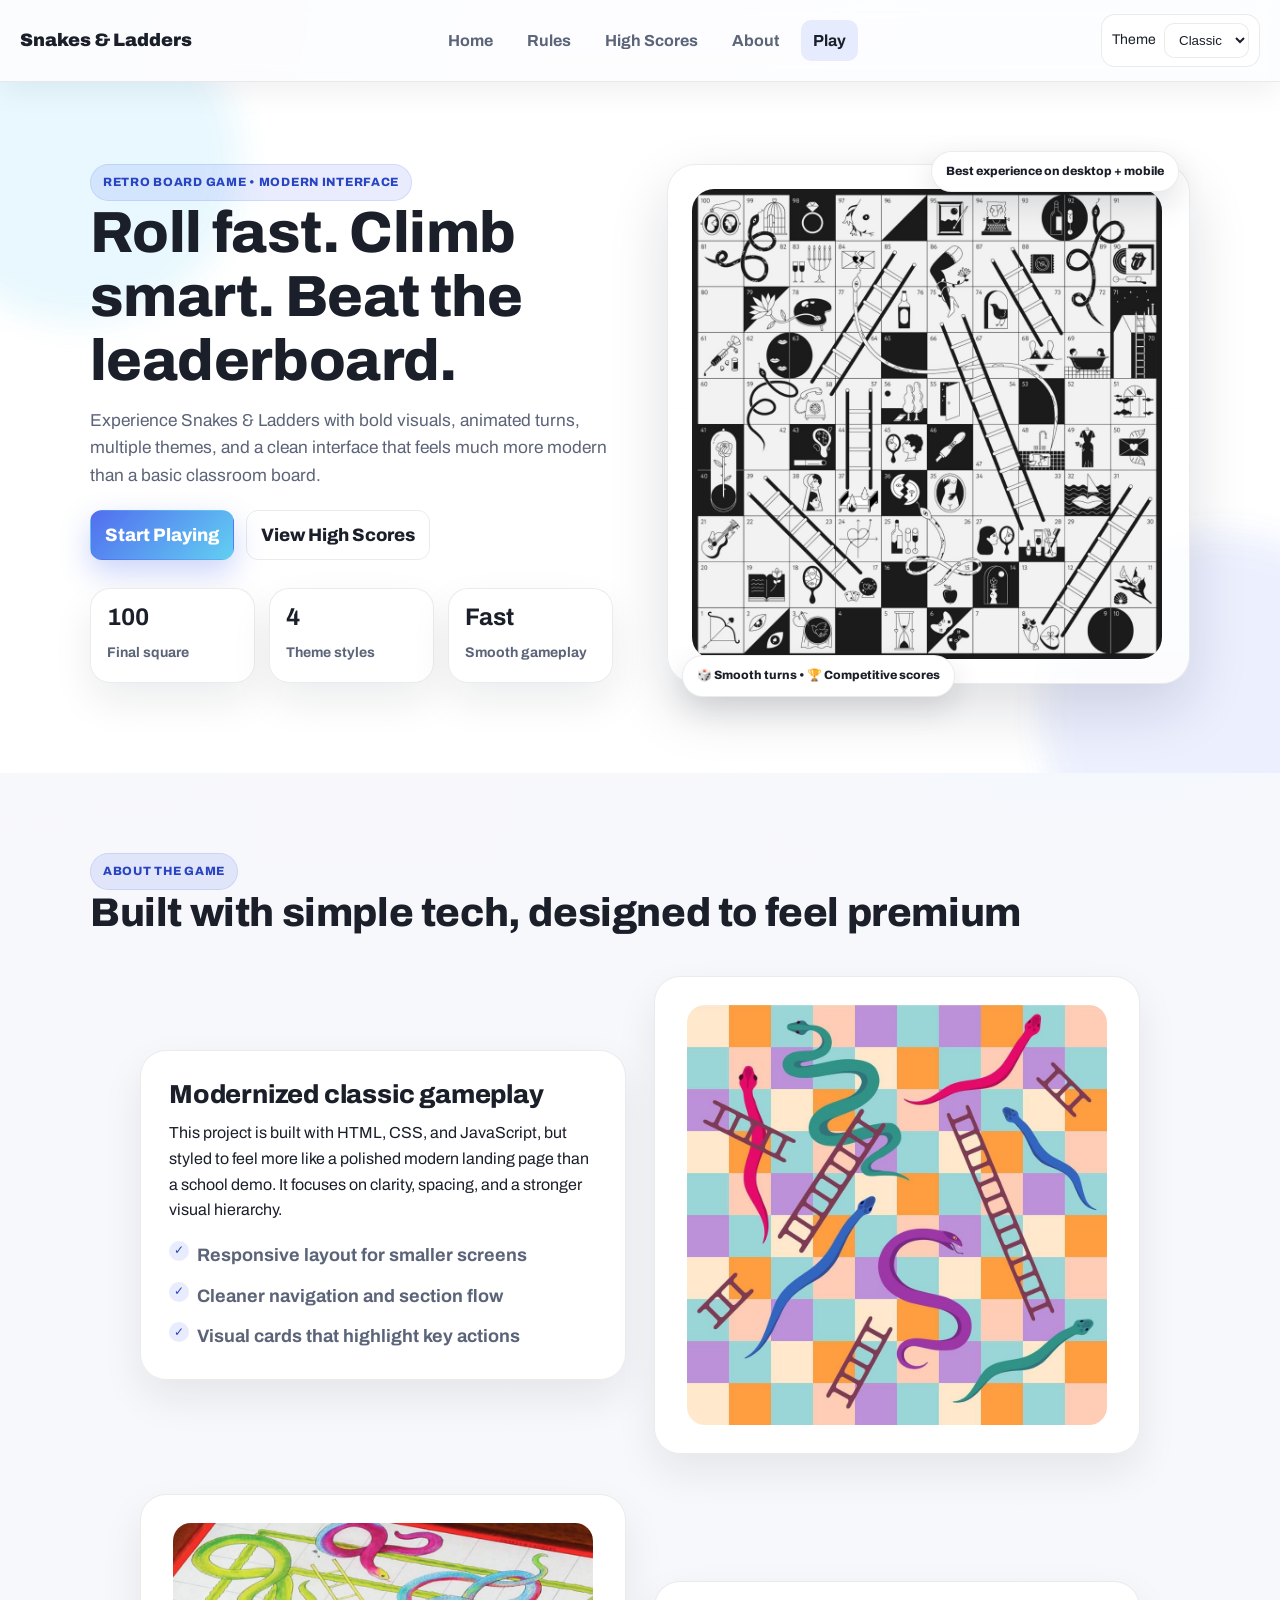
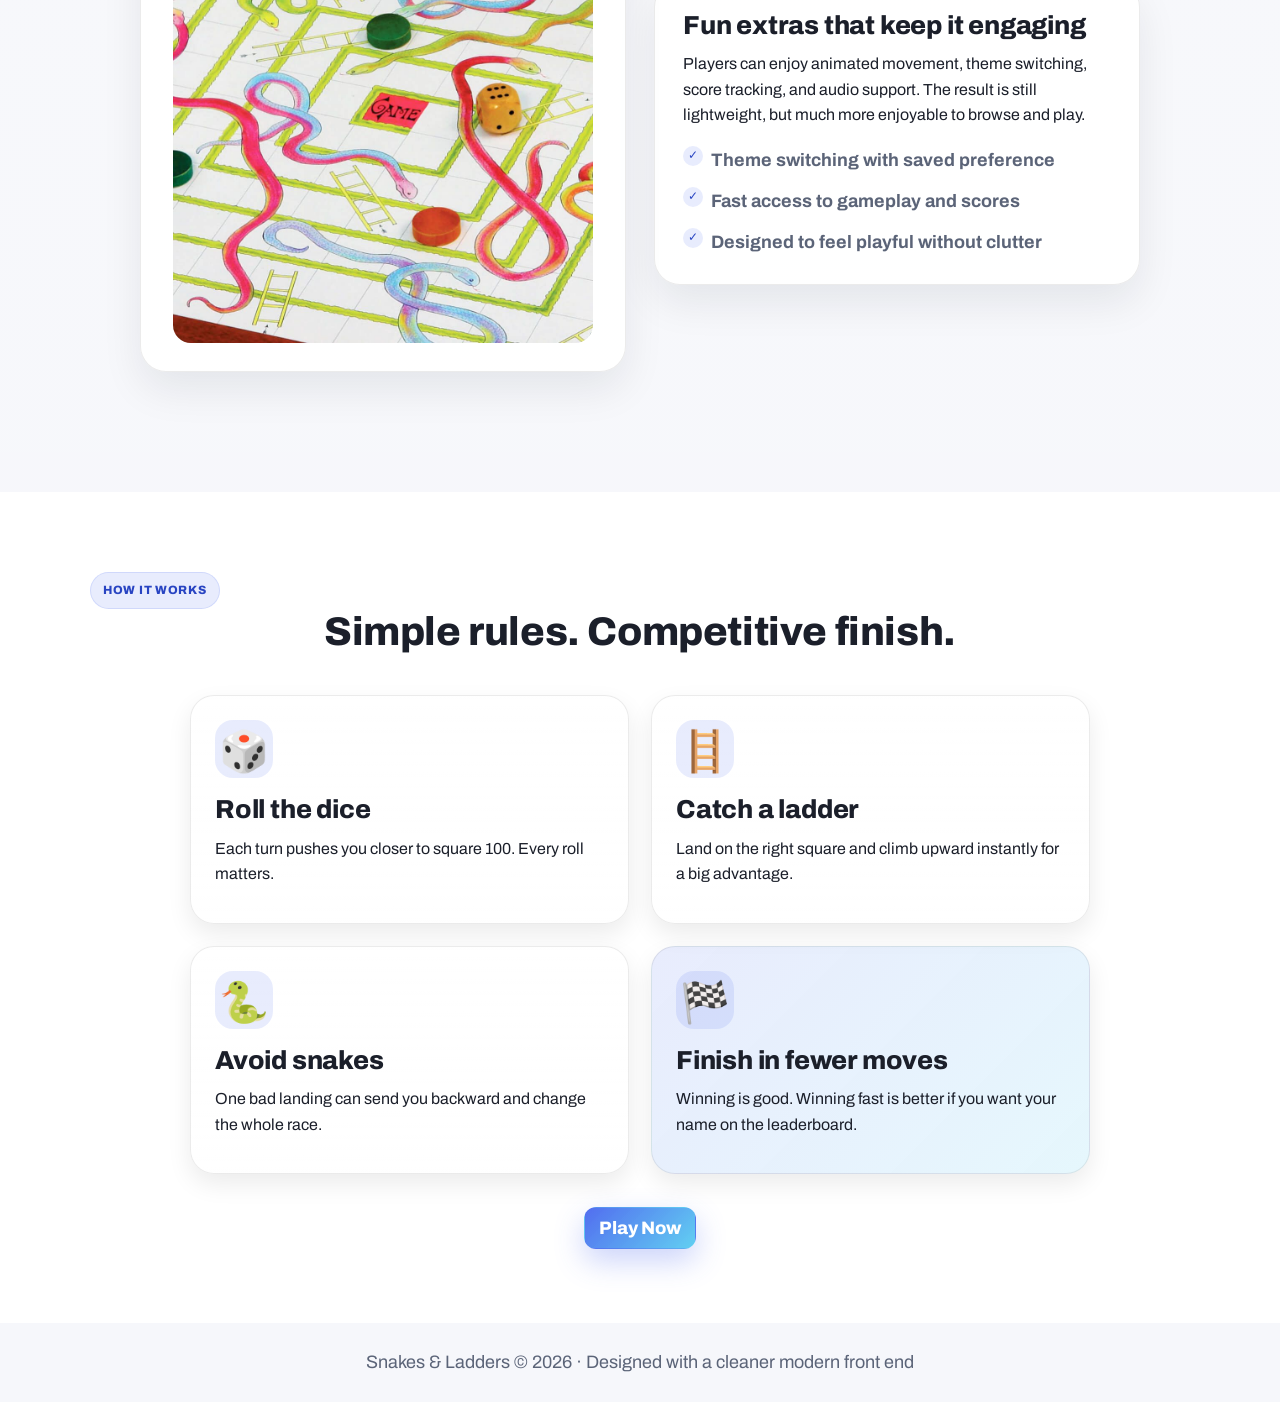
<file: index.html>
<!doctype html>
<html lang="en">
<head>
  <meta charset="utf-8" />
  <meta name="viewport" content="width=device-width,initial-scale=1" />
  <title>Snakes & Ladders</title>
  <link rel="stylesheet" href="css/style.css" />
  <script defer src="js/common.js"></script>
  <link rel="preconnect" href="https://fonts.googleapis.com">
  <link rel="preconnect" href="https://fonts.gstatic.com" crossorigin>
  <link href="https://fonts.googleapis.com/css2?family=Archivo:wght@400;600;700;800&display=swap" rel="stylesheet">
</head>
<body>
  <header class="topbar modernTopbar">
    <div class="brandWrap">
      
      <div>
        <div class="brand">Snakes &amp; Ladders</div>
        
      </div>
    </div>

    <nav class="nav">
      <a href="#home">Home</a>
      <a href="#rules">Rules</a>
      <a href="highscores.html">High Scores</a>
      <a href="#about">About</a>
      <a href="game.html" class="navCta">Play</a>
    </nav>

    <div class="themePicker glassControl">
      <label for="themeSelect">Theme</label>
      <select id="themeSelect" aria-label="Theme">
        <option value="theme-classic">Classic</option>
        <option value="theme-dark">Dark</option>
        <option value="theme-jungle">Jungle</option>
        <option value="theme-space">Space</option>
      </select>
    </div>
  </header>

  <main>
    <section id="home" class="section heroSection modernHeroSection">
      <div class="heroBackdrop heroGlowOne"></div>
      <div class="heroBackdrop heroGlowTwo"></div>

      <div class="heroGrid modernHeroGrid">
        <div class="heroText heroContentCard">
          <span class="eyebrow">Retro board game • Modern interface</span>
          <h1 class="h1">Roll fast. Climb smart. Beat the leaderboard.</h1>
          <p class="subtle heroLead">
            Experience Snakes &amp; Ladders with bold visuals, animated turns, multiple themes,
            and a clean interface that feels much more modern than a basic classroom board.
          </p>

          <div class="heroButtons">
            <a href="game.html" class="btn primary glowBtn">Start Playing</a>
            <a href="highscores.html" class="btn secondaryBtn">View High Scores</a>
          </div>

          <div class="heroStats">
            <div class="statCard">
              <strong>100</strong>
              <span>Final square</span>
            </div>
            <div class="statCard">
              <strong>4</strong>
              <span>Theme styles</span>
            </div>
            <div class="statCard">
              <strong>Fast</strong>
              <span>Smooth gameplay</span>
            </div>
          </div>
        </div>

        <div class="heroVisualWrap">
          <div class="heroBoardFrame floatingCard">
            <div class="heroMiniBadge badgeTop">Best experience on desktop + mobile</div>
            <img src="images/board2.png" alt="Snakes and Ladders game board preview" class="heroBoardImg">
            <div class="heroMiniBadge badgeBottom">🎲 Smooth turns • 🏆 Competitive scores</div>
          </div>
        </div>
      </div>
    </section>

    <section id="about" class="section aboutSection modernSectionTone">
      <div class="sectionHeading">
        <span class="eyebrow">About the game</span>
        <h2 class="centerTitle leftOnWide">Built with simple tech, designed to feel premium</h2>
      </div>

      <div class="aboutRow modernAboutRow">
        <div class="aboutText featurePanel">
          <h3>Modernized classic gameplay</h3>
          <p>
            This project is built with HTML, CSS, and JavaScript, but styled to feel more like a polished
            modern landing page than a school demo. It focuses on clarity, spacing, and a stronger visual hierarchy.
          </p>
          <ul class="featureList">
            <li>Responsive layout for smaller screens</li>
            <li>Cleaner navigation and section flow</li>
            <li>Visual cards that highlight key actions</li>
          </ul>
        </div>
        <div class="aboutImage visualPanel">
          <img src="images/board3.png" alt="Gameplay preview board art">
        </div>
      </div>

      <div class="aboutRow reverse modernAboutRow">
        <div class="aboutText featurePanel">
          <h3>Fun extras that keep it engaging</h3>
          <p>
            Players can enjoy animated movement, theme switching, score tracking, and audio support.
            The result is still lightweight, but much more enjoyable to browse and play.
          </p>
          <ul class="featureList">
            <li>Theme switching with saved preference</li>
            <li>Fast access to gameplay and scores</li>
            <li>Designed to feel playful without clutter</li>
          </ul>
        </div>
        <div class="aboutImage visualPanel">
          <img src="images/board4.png" alt="Alternate board preview">
        </div>
      </div>
    </section>

    <section id="rules" class="section rulesSection">
      <div class="sectionHeading">
        <span class="eyebrow">How it works</span>
        <h2 class="centerTitle">Simple rules. Competitive finish.</h2>
      </div>

      <div class="rulesGrid modernRulesGrid">
        <div class="ruleCard modernRuleCard">
          <div class="ruleIcon">🎲</div>
          <h3>Roll the dice</h3>
          <p>Each turn pushes you closer to square 100. Every roll matters.</p>
        </div>

        <div class="ruleCard modernRuleCard">
          <div class="ruleIcon">🪜</div>
          <h3>Catch a ladder</h3>
          <p>Land on the right square and climb upward instantly for a big advantage.</p>
        </div>

        <div class="ruleCard modernRuleCard">
          <div class="ruleIcon">🐍</div>
          <h3>Avoid snakes</h3>
          <p>One bad landing can send you backward and change the whole race.</p>
        </div>

        <div class="ruleCard modernRuleCard highlightRuleCard">
          <div class="ruleIcon">🏁</div>
          <h3>Finish in fewer moves</h3>
          <p>Winning is good. Winning fast is better if you want your name on the leaderboard.</p>
        </div>
      </div>

      <div class="centerBtn">
        <a href="game.html" class="btn primary glowBtn">Play Now</a>
      </div>
    </section>
  </main>

  <footer class="footer">
    Snakes &amp; Ladders © 2026 · Designed with a cleaner modern front end
  </footer>

  <script>
    document.querySelectorAll('.nav a[href^="#"]').forEach(a => {
      a.addEventListener('click', (e) => {
        e.preventDefault();
        document.querySelector(a.getAttribute('href')).scrollIntoView({ behavior: 'smooth' });
      });
    });
  </script>
</body>
</html>
</file>
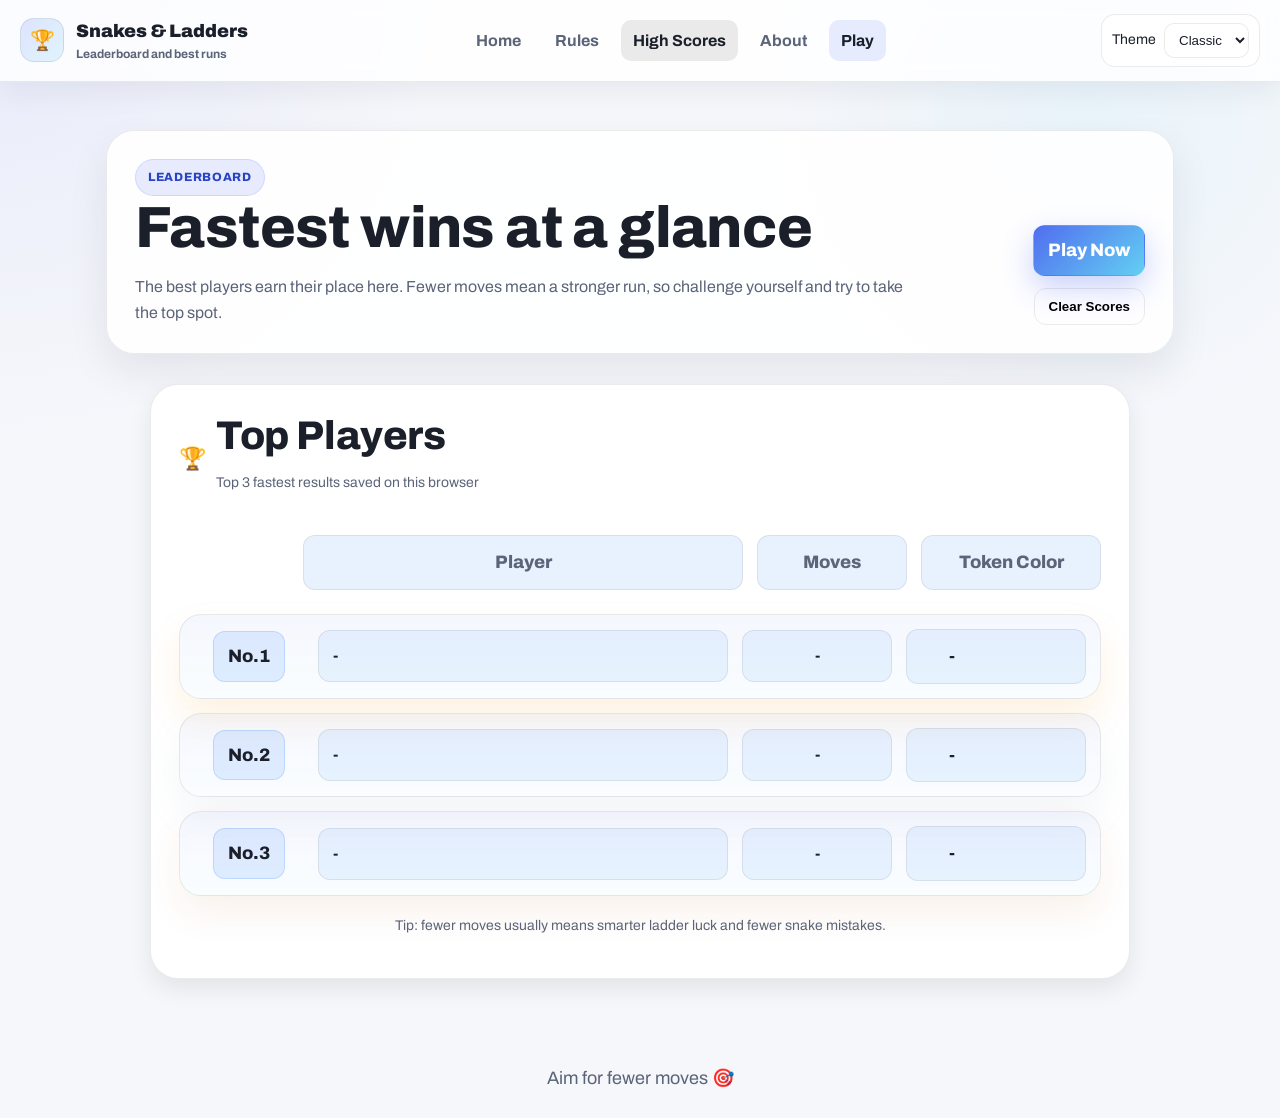
<file: highscores.html>
<!doctype html>
<html lang="en">
<head>
  <meta charset="utf-8" />
  <meta name="viewport" content="width=device-width,initial-scale=1" />
  <title>Snakes & Ladders | High Scores</title>
  <link rel="stylesheet" href="css/style.css" />
  <script defer src="js/common.js"></script>
  <script defer src="js/highscores.js"></script>
  <link rel="preconnect" href="https://fonts.googleapis.com">
  <link rel="preconnect" href="https://fonts.gstatic.com" crossorigin>
  <link href="https://fonts.googleapis.com/css2?family=Archivo:wght@400;600;700;800&display=swap" rel="stylesheet">
</head>
<body class="theme-classic">
  <header class="topbar modernTopbar">
    <div class="brandWrap">
      <div class="brandBadge">🏆</div>
      <div>
        <div class="brand">Snakes &amp; Ladders</div>
        <div class="brandSub">Leaderboard and best runs</div>
      </div>
    </div>

    <nav class="nav">
      <a href="index.html#home">Home</a>
      <a href="index.html#rules">Rules</a>
      <a class="active" href="highscores.html">High Scores</a>
      <a href="index.html#about">About</a>
      <a href="game.html" class="navCta">Play</a>
    </nav>

    <div class="topbarRight">
      <div class="themePicker glassControl">
        <label for="themeSelect">Theme</label>
        <select id="themeSelect" aria-label="Theme">
          <option value="theme-classic">Classic</option>
          <option value="theme-dark">Dark</option>
          <option value="theme-jungle">Jungle</option>
          <option value="theme-space">Space</option>
        </select>
      </div>
    </div>
  </header>

  <main class="container scorePageShell">
    <section class="scoreHeroCard">
      <div>
        <span class="eyebrow">Leaderboard</span>
        <h1>Fastest wins at a glance</h1>
        <p class="subtle">
          The best players earn their place here. Fewer moves mean a stronger run,
          so challenge yourself and try to take the top spot.
        </p>
      </div>
      <div class="scoreHeroActions">
        <a class="btn primary glowBtn" href="game.html">Play Now</a>
        <button id="clearBtn" class="btn secondaryBtn">Clear Scores</button>
      </div>
    </section>

    <section class="card scoreboard premiumScoreboard">
      <div class="scoreboardTop premiumScoreHeader">
        <div class="scoreboardTitle">
          <span class="trophy">🏆</span>
          <div>
            <h2>Top Players</h2>
            <p class="small">Top 3 fastest results saved on this browser</p>
          </div>
        </div>
      </div>

      <div class="scoreTable premiumScoreTable">
        <div class="scoreRow head">
          <div class="rankCell"></div>
          <div class="cell headCell">Player</div>
          <div class="cell headCell">Moves</div>
          <div class="cell headCell">Token Color</div>
        </div>

        <div class="scoreRow premiumScoreRow rankOne">
          <div class="rankCell"><span class="rankBadge">No.1</span></div>
          <div class="cell scorePlayerCell" id="name1">-</div>
          <div class="cell scoreMovesCell" id="moves1">-</div>
          <div class="cell colorCell">
            <span class="swatch" id="swatch1"></span>
            <span id="color1">-</span>
          </div>
        </div>

        <div class="scoreRow premiumScoreRow rankTwo">
          <div class="rankCell"><span class="rankBadge">No.2</span></div>
          <div class="cell scorePlayerCell" id="name2">-</div>
          <div class="cell scoreMovesCell" id="moves2">-</div>
          <div class="cell colorCell">
            <span class="swatch" id="swatch2"></span>
            <span id="color2">-</span>
          </div>
        </div>

        <div class="scoreRow premiumScoreRow rankThree">
          <div class="rankCell"><span class="rankBadge">No.3</span></div>
          <div class="cell scorePlayerCell" id="name3">-</div>
          <div class="cell scoreMovesCell" id="moves3">-</div>
          <div class="cell colorCell">
            <span class="swatch" id="swatch3"></span>
            <span id="color3">-</span>
          </div>
        </div>
      </div>

      <div class="scoreFooterNote">
        <p class="small">Tip: fewer moves usually means smarter ladder luck and fewer snake mistakes.</p>
      </div>
    </section>
  </main>

  <footer class="footer">Aim for fewer moves 🎯</footer>
</body>
</html>
</file>
<file: css/style.css>
/* ===============================
   ROOT VARIABLES
================================= */
:root{
  --bg: #f6f7fb;
  --card: #ffffff;
  --text: #1b1f2a;
  --muted: #5b6478;
  --border: rgba(0,0,0,.08);
  --shadow: 0 10px 24px rgba(0,0,0,.08);
}

/* ===============================
   GLOBAL RESET
================================= */
*{ box-sizing:border-box; }

html{
  scroll-behavior:smooth;
}

body{
  margin:0;
  min-height:100vh;
  font-family:'Archivo', ui-sans-serif, system-ui, -apple-system, Segoe UI, Roboto, sans-serif;
  font-size:18px;                 /* slightly bigger base */
  line-height:1.6;
  background: var(--bg);
  color: var(--text);
}

a{ text-decoration:none; color:inherit; }

/* ===============================
   TYPOGRAPHY (BIGGER + RESPONSIVE)
================================= */
.h1, h1{
  font-size: clamp(38px, 4.6vw, 58px);
  font-weight: 800;
  letter-spacing: -0.6px;
  line-height: 1.1;
  margin: 0 0 14px;
}

.h2, h2{
  font-size: clamp(28px, 3.2vw, 40px);
  font-weight: 800;
  letter-spacing: -0.4px;
  line-height: 1.15;
  margin: 0 0 12px;
}

.h3, h3{
  font-size: clamp(20px, 2.4vw, 26px);
  font-weight: 800;
  letter-spacing: -0.2px;
  line-height: 1.2;
  margin: 0 0 10px;
}

p{
  font-size: clamp(16px, 1.2vw, 18px);   /* slightly smaller than headings */
  margin: 0 0 12px;
}

.subtle{
  margin: 6px 0 0;
  color: var(--muted);
}

/* Smaller helper text */
.small{
  color: var(--muted);
  font-size: 14px;
  line-height: 1.7;
}

/* ===============================
   TOPBAR
================================= */
.topbar{
  position:sticky;
  top:0;
  z-index:50;
  display:flex;
  justify-content:space-between;
  align-items:center;
  padding:12px 18px;
  border-bottom:1px solid var(--border);
  backdrop-filter:blur(10px);
  background:rgba(255,255,255,.85);
  flex-wrap:wrap;
  gap:10px;
}

.brand{
  font-weight:900;
  font-size:18px;
}

.nav{
  display:flex;
  gap:10px;
  flex-wrap:wrap;
}

.nav a{
  padding:8px 12px;
  border-radius:10px;
  font-weight:700;
  color:var(--muted);
  transition:.2s;
  font-size: 16px;
}

.nav a:hover{
  background:rgba(0,0,0,.06);
}

.nav a.active{
  background:rgba(0,0,0,.08);
  color:var(--text);
}

.themePicker{
  display:flex;
  gap:8px;
  align-items:center;
  font-size:14px;
}

select{
  padding:8px 10px;
  border-radius:10px;
  border:1px solid var(--border);
  background:var(--card);
  color:var(--text);
}

/* ===============================
   LAYOUT
================================= */
.container{
  max-width:1100px;
  margin:20px auto;
  padding:0 16px 40px;
}

.card{
  background:var(--card);
  border-radius:18px;
  border:1px solid var(--border);
  box-shadow:var(--shadow);
  padding:20px;
}

.footer{
  text-align:center;
  padding:25px 0;
  color:var(--muted);
}

/* ===============================
   GAME LAYOUT
================================= */
.gameLayout{
  display:grid;
  grid-template-columns:1.2fr .8fr;
  gap:20px;
  align-items:start;
}

@media(max-width:900px){
  .gameLayout{ grid-template-columns:1fr; }
}

/* ===============================
   INDEX PAGE SECTIONS (WIREFRAME)
================================= */
.section{
  padding:80px 20px;
  scroll-margin-top: 90px; /* so sticky header doesn't cover section title */
}

.centerTitle{
  text-align:center;
  margin-bottom:40px;
}

/* HERO */
.heroSection{
  background:var(--card);
}

.heroGrid{
  display:grid;
  grid-template-columns:1fr 1fr;
  gap:40px;
  align-items:center;
  max-width:1100px;
  margin:auto;
}

.heroImage img,
.aboutImage img{
  width:70%;
  max-width:420px;
  border-radius:16px;
  display:block;
}

.heroImage,
.aboutImage{
  display:flex;
  justify-content:center;
}

.heroButtons{
  margin-top:20px;
  display:flex;
  gap:12px;
  flex-wrap:wrap;
}

/* ABOUT */
.aboutSection{
  background:rgba(0,0,0,.03);
}

.aboutRow{
  display:grid;
  grid-template-columns:1fr 1fr;
  gap:40px;
  align-items:center;
  max-width:1000px;
  margin:40px auto;
}

.aboutRow.reverse{
  direction:rtl;
}

.aboutRow.reverse .aboutText{
  direction:ltr;
}

.aboutImage img{
  width:100%;
  border-radius:14px;
  display:block;
}

/* RULES */
.rulesSection{
  background:var(--card);
}

.rulesGrid{
  display:grid;
  grid-template-columns:repeat(2,1fr);
  gap:30px;
  max-width:900px;
  margin:40px auto;
}

.ruleCard{
  text-align:center;
  padding:22px;
  border-radius:14px;
  border:1px solid var(--border);
  background:var(--card);
  box-shadow:var(--shadow);
}

.ruleIcon{
  font-size:40px;
  margin-bottom:10px;
}

.centerBtn{
  text-align:center;
  margin-top:30px;
}

/* Responsive for sections */
@media(max-width:900px){
  .heroGrid,
  .aboutRow{
    grid-template-columns:1fr;
  }

  .rulesGrid{
    grid-template-columns:1fr;
  }

  .section{
    padding:60px 16px;
  }
}

/* ===============================
   BOARD (IMAGE BASED)
================================= */
.boardStage{
  position:relative;
  width:100%;
  max-width:760px;
  margin:0 auto;
  aspect-ratio:1/1;
}

.boardImage{
  width:100%;
  height:100%;
  object-fit:contain;
  display:block;
  border-radius:14px;
}

.overlay{
  position:absolute;
  inset:0;
  width:100%;
  height:100%;
  pointer-events:none;
}

#board{
  position:absolute;
  inset:0;
}

/* Player tokens */
.token{
  position:absolute;
  width:4%;
  height:4%;
  border-radius:50%;
  border:2px solid #fff;
  box-shadow:0 4px 10px rgba(0,0,0,.3);
  transform:translate(-50%,-50%);
  transition:top .35s ease,left .35s ease;
}

/* ===============================
   PANEL / CONTROLS
================================= */
.panelTitle{
  margin:0 0 18px;
}

.controlGroup{
  margin-bottom:18px;
}

.controlGroup label{
  display:block;
  margin-bottom:6px;
  font-size:13px;
  font-weight:800;
  color:var(--muted);
}

.inlineCheck{
  display:flex !important;
  align-items:center;
  gap:10px;
  margin-bottom:0 !important;
  cursor:pointer;
}

.inlineCheck input{
  width:18px;
  height:18px;
  margin:0;
  accent-color: var(--primary);
}

.inlineCheck span{
  color:var(--text);
  font-weight:800;
}

.row{
  display:flex;
  gap:10px;
  align-items:center;
  flex-wrap:wrap;
}

.input{
  flex:1;
  min-width: 180px;
  padding:10px 12px;
  border-radius:12px;
  border:1px solid var(--border);
  background:var(--card);
  color:var(--text);
  font-weight:700;
}

.btn{
  padding:10px 14px;
  border-radius:12px;
  border:1px solid var(--border);
  cursor:pointer;
  font-weight:800;
  background:rgba(0,0,0,.05);
  transition:.2s;
}

.btn.primary{
  background:rgba(42,134,255,.18);
}

.btn:hover{
  transform:translateY(-2px);
}

.btn.full{ width:100%; }

.statusBox{
  margin:16px 0;
  padding:14px;
  border-radius:14px;
  background:rgba(0,0,0,.04);
  border:1px solid var(--border);
  font-size:15px;
  line-height:1.7;
}

.diceArea{
  margin-top:12px;
}

.dice{
  font-size:48px;
  padding:18px;
  border-radius:16px;
  text-align:center;
  border:1px solid var(--border);
  margin-bottom:12px;
  background:rgba(0,0,0,.04);
}

.message{
  margin-top:14px;
  padding:12px;
  border-radius:14px;
  border:1px dashed var(--border);
  min-height:50px;
  font-weight:700;
  color:var(--muted);
}

/* ===============================
   LEGEND
================================= */
.legend{
  display:flex;
  flex-wrap:wrap;
  gap:8px;
  justify-content:flex-end;
}

.legendItem{
  display:flex;
  align-items:center;
  gap:6px;
  padding:6px 10px;
  border-radius:999px;
  border:1px solid var(--border);
  background:rgba(0,0,0,.04);
  font-size:13px;
  font-weight:700;
}

.legendSwatch{
  width:12px;
  height:12px;
  border-radius:50%;
}

/* ===============================
   FOR SMALL SCREENS
================================= */
@media(max-width:520px){
  .card{ padding: 16px; }
  .nav{ width:100%; }
  .nav a{ font-size: 15px; }
  .statusBox{ font-size: 14px; }
  .dice{ font-size: 44px; }
}

/* ===============================
   DARK THEME
================================= */
body.theme-dark{
  --bg:#0e1422;
  --card:#141c2f;
  --text:#ffffff;
  --muted:rgba(255,255,255,.7);
  --border:rgba(255,255,255,.12);
  --shadow:0 10px 24px rgba(0,0,0,.6);
}

body.theme-dark .topbar{
  background:rgba(20,25,40,.85);
}

/* ===============================
   JUNGLE THEME
================================= */
body.theme-jungle{
  --bg:#0e1f14;
  --card:#132b1b;
  --text:#f0fff4;
  --muted:rgba(240,255,244,.75);
  --border:rgba(255,255,255,.1);
}

body.theme-jungle .topbar{
  background:rgba(20,40,25,.85);
}

/* ===============================
   SPACE THEME
================================= */
body.theme-space{
  --bg: radial-gradient(circle at 20% 20%, #1a2a6c, transparent),
        radial-gradient(circle at 80% 30%, #b21f1f, transparent),
        #05070f;
  --card: rgba(255,255,255,.05);
  --text:#ffffff;
  --muted:rgba(255,255,255,.75);
  --border:rgba(255,255,255,.15);
}

body.theme-space .topbar{
  background:rgba(10,10,20,.8);
}

/* Music Button in Navbar */
.musicBtn{
  border:1px solid var(--border);
  background:rgba(0,0,0,.05);
  padding:8px 12px;
  border-radius:10px;
  cursor:pointer;
  font-size:18px;
  transition:.2s;
}

.musicBtn:hover{
  transform:scale(1.1);
}


/* ===============================
   TOPBAR RIGHT (Theme + Music)
================================= */
.topbarRight{
  display:flex;
  align-items:center;
  gap:10px;
  flex-wrap:wrap;
}

.iconBtn{
  display:inline-flex;
  align-items:center;
  justify-content:center;
  width:38px;
  height:38px;
  border-radius:12px;
  border:1px solid var(--border);
  background:var(--card);
  box-shadow:var(--shadow);
  text-decoration:none;
  font-size:18px;
}

/* ===============================
   HIGH SCORES (New Layout)
================================= */
.scoreboard{
  max-width:980px;
  margin:30px auto 0;
  padding:26px;
}

.scoreboardTop{
  display:flex;
  align-items:center;
  justify-content:space-between;
  gap:12px;
  margin-bottom:16px;
}

.scoreboardTitle{
  display:flex;
  align-items:center;
  gap:10px;
}

.scoreboardTitle h1{
  margin:0;
  font-size:22px;
}

.trophy{
  font-size:22px;
}

.scoreTable{
  margin-top:10px;
}

.scoreRow{
  display:grid;
  grid-template-columns:110px 1fr 150px 180px;
  gap:14px;
  align-items:center;
  margin:14px 0;
}

.scoreRow.head{
  margin-top:6px;
  margin-bottom:10px;
}

.rankCell{
  display:flex;
  align-items:center;
  justify-content:center;
}

.rankBadge{
  display:inline-flex;
  align-items:center;
  justify-content:center;
  padding:10px 14px;
  border-radius:12px;
  background:rgba(35, 125, 255, .12);
  border:1px solid rgba(35, 125, 255, .18);
  font-weight:800;
}

.cell{
  padding:12px 14px;
  border-radius:12px;
  border:1px solid var(--border);
  background:rgba(35, 125, 255, .08);
  font-weight:700;
  min-height:44px;
  display:flex;
  align-items:center;
}

.headCell{
  background:rgba(35, 125, 255, .10);
  color:var(--muted);
  font-weight:800;
  justify-content:center;
}

.colorCell{
  display:flex;
  gap:10px;
  align-items:center;
}

.swatch{
  width:18px;
  height:18px;
  border-radius:6px;
  border:1px solid rgba(0,0,0,.15);
  background:transparent;
  flex:0 0 auto;
}

.scoreboardActions{
  display:flex;
  justify-content:center;
  margin-top:18px;
}

.btn.big{
  padding:12px 26px;
  border-radius:14px;
}

@media(max-width:800px){
  .scoreRow{
    grid-template-columns:100px 1fr;
  }
  .scoreRow.head{
    display:none;
  }
  .cell{
    background:rgba(35, 125, 255, .07);
  }
}

/* ===============================
   MODERN HOME + HIGHSCORES UPGRADE
================================= */
body{
  background:
    radial-gradient(circle at top left, rgba(67, 97, 238, 0.08), transparent 26%),
    radial-gradient(circle at 85% 10%, rgba(76, 201, 240, 0.08), transparent 22%),
    var(--bg);
}

.modernTopbar{
  padding:14px 20px;
  background:color-mix(in srgb, var(--card) 82%, transparent);
  box-shadow:0 10px 30px rgba(15, 23, 42, 0.06);
}

.brandWrap{
  display:flex;
  align-items:center;
  gap:12px;
}

.brandBadge{
  width:44px;
  height:44px;
  display:grid;
  place-items:center;
  border-radius:14px;
  background:linear-gradient(135deg, rgba(67,97,238,.16), rgba(76,201,240,.16));
  border:1px solid var(--border);
  font-size:20px;
}

.brandSub{
  font-size:12px;
  color:var(--muted);
  font-weight:700;
}

.navCta{
  background:rgba(67, 97, 238, .12);
  color:var(--text) !important;
}

.glassControl{
  padding:8px 10px;
  border:1px solid var(--border);
  border-radius:14px;
  background:color-mix(in srgb, var(--card) 85%, transparent);
}

.eyebrow{
  display:inline-flex;
  align-items:center;
  gap:8px;
  padding:8px 12px;
  border-radius:999px;
  font-size:12px;
  font-weight:800;
  letter-spacing:.06em;
  text-transform:uppercase;
  color:#2844c2;
  background:rgba(67,97,238,.12);
  border:1px solid rgba(67,97,238,.14);
}

body.theme-dark .eyebrow,
body.theme-jungle .eyebrow,
body.theme-space .eyebrow{
  color:#fff;
  background:rgba(255,255,255,.1);
  border-color:rgba(255,255,255,.15);
}

.modernHeroSection{
  position:relative;
  overflow:hidden;
  padding-top:72px;
}

.heroBackdrop{
  position:absolute;
  border-radius:50%;
  filter:blur(16px);
  opacity:.7;
  pointer-events:none;
}

.heroGlowOne{
  width:320px;
  height:320px;
  top:-80px;
  left:-80px;
  background:rgba(76, 201, 240, .18);
}

.heroGlowTwo{
  width:360px;
  height:360px;
  right:-120px;
  bottom:-120px;
  background:rgba(67, 97, 238, .14);
}

.modernHeroGrid{
  position:relative;
  z-index:1;
  gap:54px;
}

.heroContentCard{
  padding:10px 0;
}

.heroLead{
  max-width:620px;
  font-size:clamp(17px, 1.35vw, 20px);
}

.heroStats{
  margin-top:28px;
  display:grid;
  grid-template-columns:repeat(3, minmax(0, 1fr));
  gap:14px;
  max-width:620px;
}

.statCard,
.featurePanel,
.visualPanel,
.scoreHeroCard{
  border:1px solid var(--border);
  background:color-mix(in srgb, var(--card) 90%, transparent);
  box-shadow:0 18px 40px rgba(15, 23, 42, 0.08);
}

.statCard{
  padding:16px;
  border-radius:20px;
}

.statCard strong{
  display:block;
  font-size:24px;
  line-height:1;
  margin-bottom:8px;
}

.statCard span{
  color:var(--muted);
  font-size:14px;
  font-weight:700;
}

.heroVisualWrap{
  display:flex;
  justify-content:center;
}

.heroBoardFrame{
  position:relative;
  padding:24px;
  border-radius:28px;
  border:1px solid var(--border);
  background:linear-gradient(180deg, color-mix(in srgb, var(--card) 92%, transparent), color-mix(in srgb, var(--card) 82%, transparent));
  box-shadow:0 24px 60px rgba(15, 23, 42, 0.14);
}

.heroBoardImg{
  width:min(100%, 470px);
  display:block;
  border-radius:22px;
}

.floatingCard{
  animation:floatCard 4.5s ease-in-out infinite;
}

@keyframes floatCard{
  0%,100%{ transform:translateY(0); }
  50%{ transform:translateY(-10px); }
}

.heroMiniBadge{
  position:absolute;
  padding:10px 14px;
  border-radius:999px;
  font-size:12px;
  font-weight:800;
  background:var(--card);
  border:1px solid var(--border);
  box-shadow:0 12px 30px rgba(15, 23, 42, 0.12);
}

.badgeTop{ top:-14px; right:10px; }
.badgeBottom{ left:14px; bottom:-14px; }

.secondaryBtn{
  background:transparent;
}

.glowBtn{
  background:linear-gradient(135deg, rgba(67,97,238,.92), rgba(76,201,240,.88)) !important;
  color:white;
  border-color:transparent;
  box-shadow:0 12px 30px rgba(67, 97, 238, 0.28);
}

.sectionHeading{
  max-width:1100px;
  margin:0 auto 24px;
}

.leftOnWide{
  text-align:left;
}

.modernSectionTone{
  background:linear-gradient(180deg, rgba(255,255,255,.18), rgba(255,255,255,.06));
}

.modernAboutRow{
  gap:28px;
}

.featurePanel,
.visualPanel{
  border-radius:26px;
  padding:28px;
}

.featureList{
  list-style:none;
  padding:0;
  margin:18px 0 0;
  display:grid;
  gap:12px;
}

.featureList li{
  position:relative;
  padding-left:28px;
  color:var(--muted);
  font-weight:700;
}

.featureList li::before{
  content:'✓';
  position:absolute;
  left:0;
  top:0;
  width:20px;
  height:20px;
  border-radius:50%;
  display:grid;
  place-items:center;
  font-size:12px;
  background:rgba(67,97,238,.12);
  color:#2844c2;
}

.visualPanel img{
  width:100%;
  border-radius:18px;
}

.modernRulesGrid{
  gap:22px;
}

.modernRuleCard{
  text-align:left;
  padding:24px;
  border-radius:24px;
  background:linear-gradient(180deg, color-mix(in srgb, var(--card) 96%, transparent), color-mix(in srgb, var(--card) 88%, transparent));
  transition:transform .22s ease, box-shadow .22s ease;
}

.modernRuleCard:hover{
  transform:translateY(-6px);
  box-shadow:0 20px 34px rgba(15,23,42,.12);
}

.modernRuleCard .ruleIcon{
  width:58px;
  height:58px;
  display:grid;
  place-items:center;
  border-radius:18px;
  background:rgba(67,97,238,.12);
  margin-bottom:16px;
}

.highlightRuleCard{
  background:linear-gradient(135deg, rgba(67,97,238,.12), rgba(76,201,240,.14));
}

.scorePageShell{
  padding-top:28px;
}

.scoreHeroCard{
  display:flex;
  align-items:flex-end;
  justify-content:space-between;
  gap:22px;
  padding:28px;
  border-radius:28px;
  margin-bottom:22px;
}

.scoreHeroActions{
  display:flex;
  gap:12px;
  flex-wrap:wrap;
  justify-content:flex-end;
}

.premiumScoreboard{
  padding:28px;
  border-radius:28px;
}

.premiumScoreHeader{
  margin-bottom:22px;
}

.premiumScoreTable{
  display:grid;
  gap:14px;
}

.premiumScoreRow{
  margin:0;
  padding:14px;
  border:1px solid var(--border);
  border-radius:22px;
  background:linear-gradient(180deg, rgba(67,97,238,.05), rgba(76,201,240,.03));
}

.rankOne{ box-shadow:0 18px 35px rgba(245, 158, 11, 0.12); }
.rankTwo{ box-shadow:0 18px 35px rgba(148, 163, 184, 0.10); }
.rankThree{ box-shadow:0 18px 35px rgba(180, 83, 9, 0.08); }

.scorePlayerCell,
.scoreMovesCell{
  font-size:16px;
}

.scoreMovesCell{
  justify-content:center;
}

.scoreFooterNote{
  margin-top:18px;
  text-align:center;
}

body.theme-dark .modernTopbar,
body.theme-jungle .modernTopbar,
body.theme-space .modernTopbar{
  box-shadow:none;
}

body.theme-space .heroBoardFrame,
body.theme-space .featurePanel,
body.theme-space .visualPanel,
body.theme-space .scoreHeroCard,
body.theme-space .premiumScoreRow{
  background:rgba(255,255,255,.06);
}

@media (max-width:980px){
  .scoreHeroCard,
  .modernHeroGrid{
    grid-template-columns:1fr;
  }

  .scoreHeroCard{
    flex-direction:column;
    align-items:flex-start;
  }
}

@media (max-width:900px){
  .heroStats{
    grid-template-columns:1fr;
    max-width:none;
  }

  .leftOnWide{
    text-align:center;
  }

  .sectionHeading{
    text-align:center;
  }
}

@media (max-width:800px){
  .premiumScoreRow{
    grid-template-columns:90px 1fr;
  }
}

@media (max-width:640px){
  .modernTopbar{
    padding:12px 14px;
  }

  .brandWrap{
    width:100%;
  }

  .glassControl,
  .topbarRight,
  .themePicker{
    width:100%;
  }

  .themePicker{
    justify-content:space-between;
  }

  .heroBoardFrame{
    padding:18px;
  }

  .heroMiniBadge{
    position:static;
    display:inline-flex;
    margin-bottom:10px;
  }

  .badgeBottom{
    margin-top:10px;
    margin-bottom:0;
  }

  .scoreHeroActions{
    width:100%;
  }

  .scoreHeroActions .btn{
    flex:1;
    text-align:center;
  }
}

/* ===============================
   GAME PAGE ENHANCEMENTS
================================= */
.actionRow{
  align-items:stretch;
}

.subtleBtn{
  background:transparent;
}

.nameFields{
  display:grid;
  gap:10px;
}

.nameRow{
  display:grid;
  grid-template-columns:14px minmax(0,1fr);
  gap:10px;
  align-items:center;
}

.nameDot{
  width:14px;
  height:14px;
  border-radius:50%;
  box-shadow:0 0 0 3px rgba(255,255,255,.35);
}

.playerNameInput{
  min-width:0;
}

.playerTurnPanel{
  margin:16px 0;
  padding:14px;
  border-radius:18px;
  border:1px solid var(--border);
  background:linear-gradient(180deg, rgba(67,97,238,.08), rgba(67,97,238,.03));
}

.playerTurnHeader{
  display:flex;
  align-items:center;
  justify-content:space-between;
  gap:10px;
  margin-bottom:12px;
  font-weight:800;
}

.turnLegend{
  justify-content:flex-start;
}

.legendItem{
  transition:transform .2s ease, box-shadow .2s ease, border-color .2s ease, background .2s ease;
}

.legendItem.activeTurn{
  background:rgba(67,97,238,.16);
  border-color:rgba(67,97,238,.28);
  box-shadow:0 10px 24px rgba(67,97,238,.18);
  transform:translateY(-1px);
}

.turnBadge{
  margin-left:auto;
  padding:4px 8px;
  border-radius:999px;
  font-size:11px;
  font-weight:800;
  letter-spacing:.04em;
  text-transform:uppercase;
  background:rgba(0,0,0,.06);
}

.legendItem.activeTurn .turnBadge{
  background:linear-gradient(135deg, rgba(67,97,238,.92), rgba(76,201,240,.88));
  color:#fff;
}

.modalOverlay{
  position:fixed;
  inset:0;
  display:flex;
  align-items:center;
  justify-content:center;
  padding:20px;
  background:rgba(8, 15, 32, .62);
  backdrop-filter:blur(10px);
  opacity:0;
  visibility:hidden;
  pointer-events:none;
  transition:opacity .22s ease, visibility .22s ease;
  z-index:120;
}

.modalOverlay.show{
  opacity:1;
  visibility:visible;
  pointer-events:auto;
}

.modalCard{
  width:min(100%, 460px);
  padding:28px;
  border-radius:28px;
  text-align:center;
  border:1px solid var(--border);
  background:var(--card);
  box-shadow:0 24px 80px rgba(0,0,0,.26);
}

.modalEmoji{
  font-size:54px;
  margin-bottom:8px;
}

.modalActions{
  display:flex;
  justify-content:center;
  gap:12px;
  flex-wrap:wrap;
  margin-top:18px;
}

@media(max-width:900px){
  .topbar{
    align-items:flex-start;
  }

  .themePicker{
    width:100%;
    justify-content:flex-start;
  }

  .gameLayout{
    gap:16px;
  }

  .boardWrap,
  .panel{
    padding:16px;
  }
}

@media(max-width:640px){
  .container.gameLayout{
    padding:0 12px 28px;
  }

  .actionRow > *{
    width:100%;
  }

  .playerTurnHeader,
  .statusBox{
    font-size:14px;
  }

  .legendItem{
    width:100%;
    justify-content:space-between;
  }

  .modalCard{
    padding:22px;
    border-radius:22px;
  }

  .modalActions .btn,
  .modalActions a{
    width:100%;
    text-align:center;
  }
}
</file>
